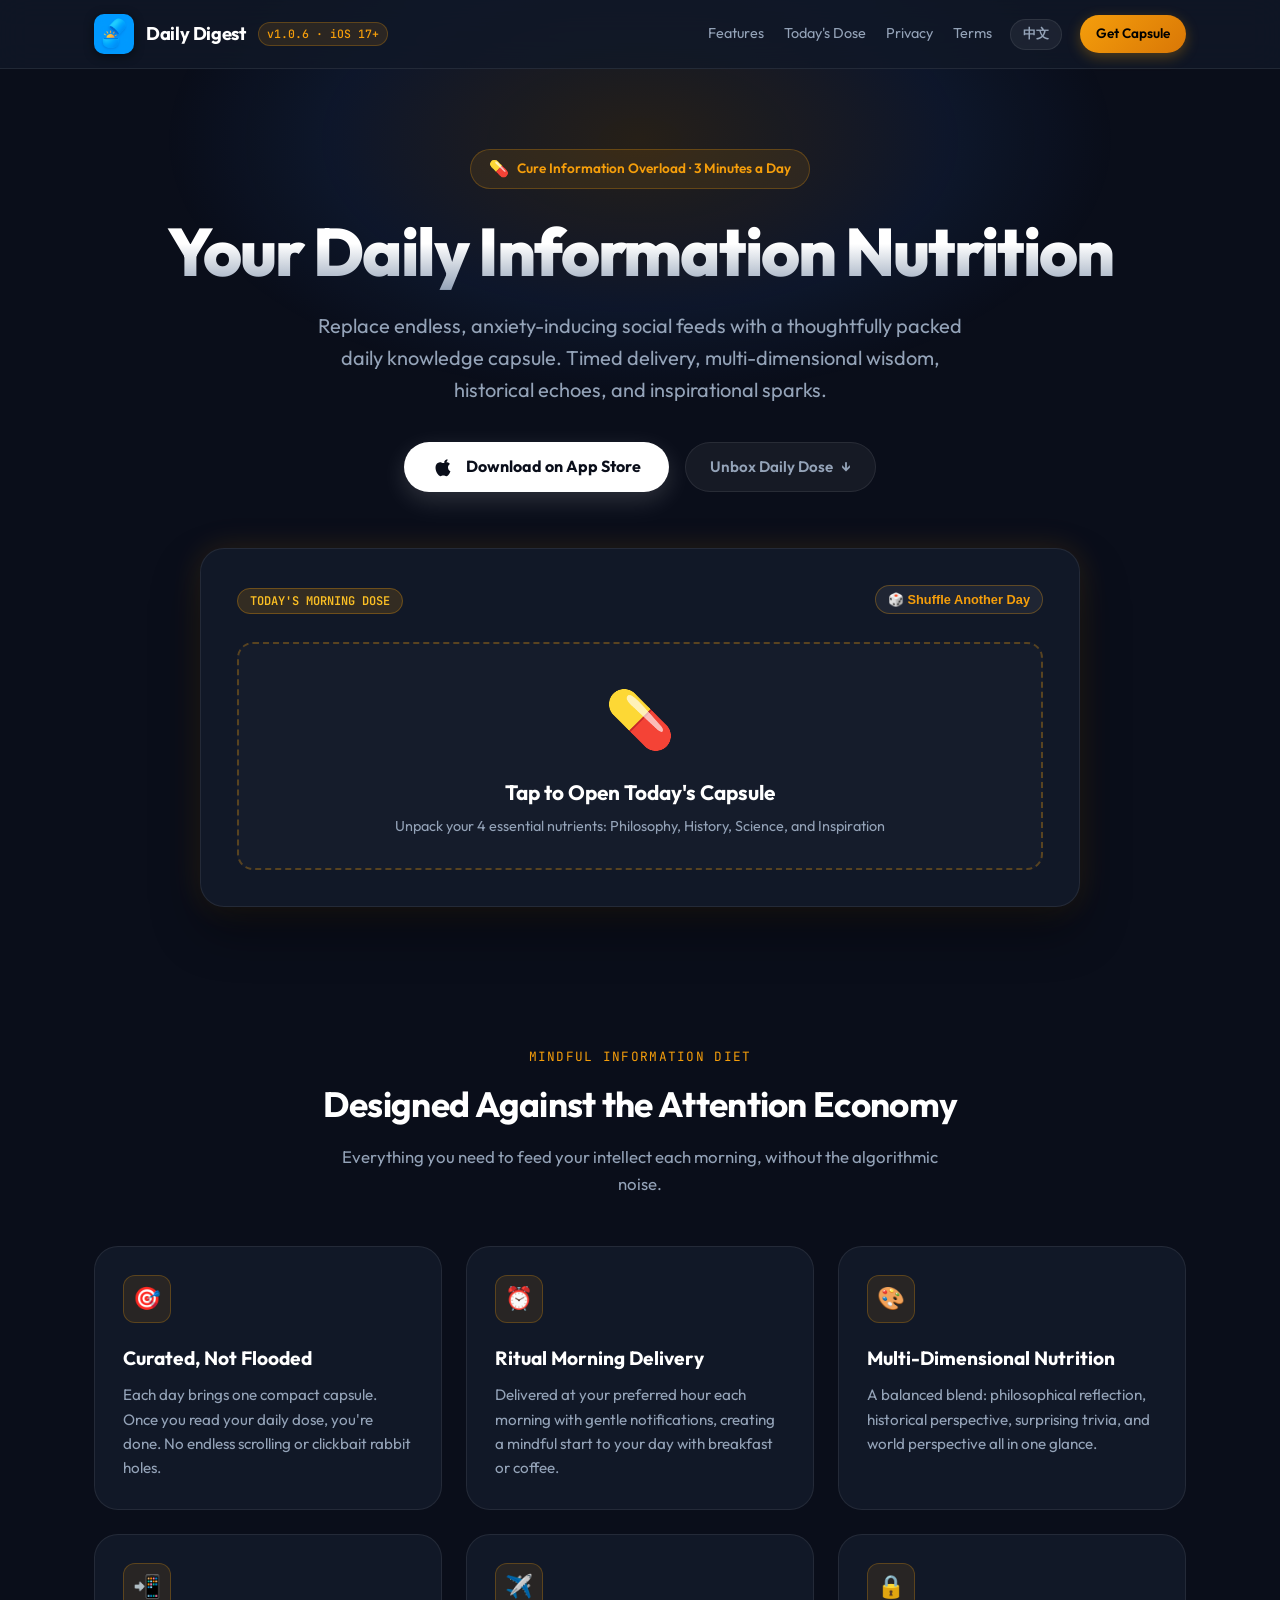
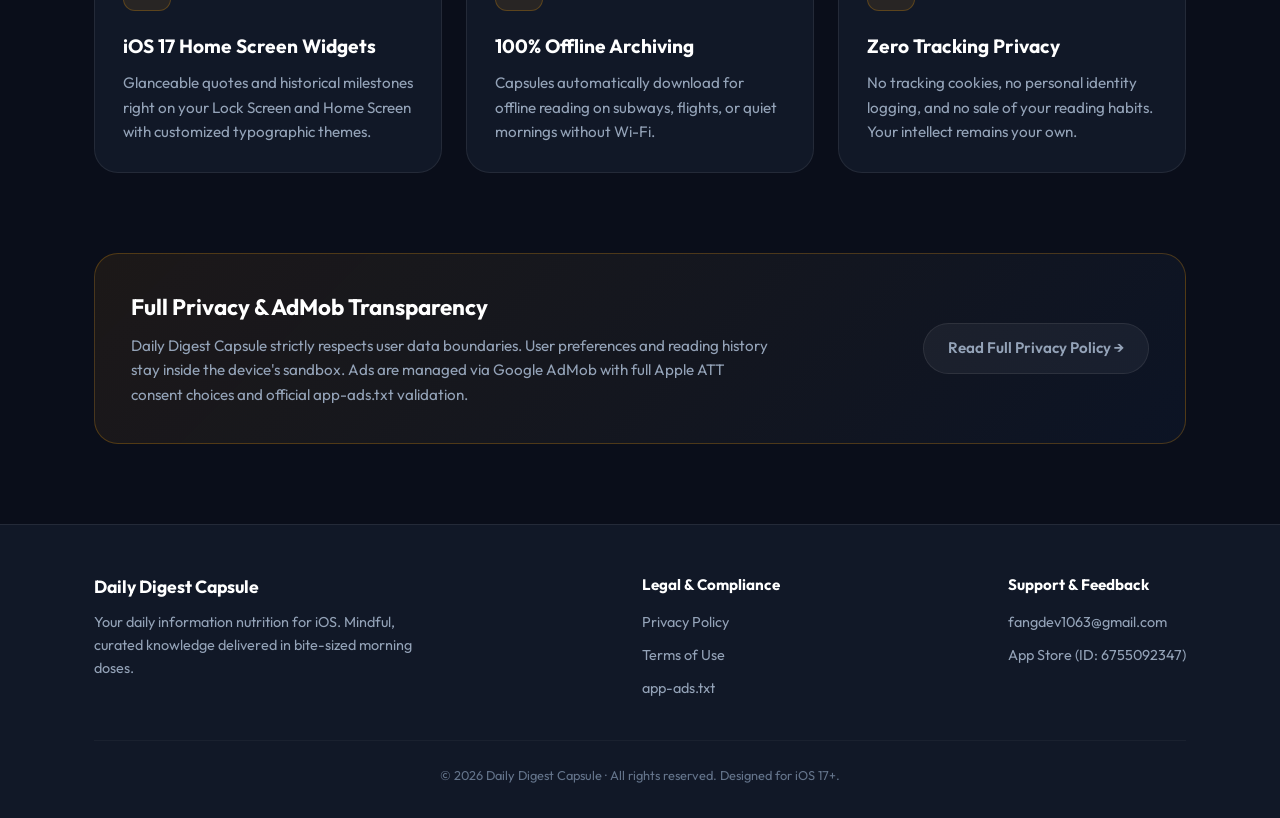
<file: index.html>
<!DOCTYPE html>
<html lang="en">
<head>
  <meta charset="UTF-8">
  <meta name="viewport" content="width=device-width, initial-scale=1.0">
  <title>Daily Digest Capsule - Your Daily Information Nutrition for iOS</title>
  <meta name="description" content="Daily Digest Capsule is your curated morning information dose. Combat information overload with bite-sized wisdom, history, facts, and insights. Built for iOS 17+.">
  <meta property="og:title" content="Daily Digest Capsule - Your Daily Information Nutrition">
  <meta property="og:description" content="Curated morning information dose. Bite-sized wisdom, history, facts, and insights.">
  <meta property="og:image" content="assets/app_icon.png">
  <meta name="twitter:card" content="summary">
  <link rel="icon" type="image/png" href="assets/app_icon.png">
  <link rel="stylesheet" href="index.css">
</head>
<body>
  <!-- Header -->
  <header>
    <div class="container nav-container">
      <div class="brand-badge">
        <img src="assets/app_icon.png" alt="Daily Digest Capsule Icon">
        <span class="brand-name">Daily Digest</span>
        <span class="version-pill">v1.0.6 · iOS 17+</span>
      </div>
      <div class="nav-right">
        <ul class="nav-links">
          <li><a href="#features" data-i18n="navFeatures">Features</a></li>
          <li><a href="#capsule-demo" data-i18n="navCapsule">Today's Dose</a></li>
          <li><a href="privacy.html" data-i18n="navPrivacy">Privacy</a></li>
          <li><a href="terms.html" data-i18n="navTerms">Terms</a></li>
        </ul>
        <button id="langToggle" class="lang-btn">中文</button>
        <a href="https://apps.apple.com/app/id6755092347" target="_blank" rel="noopener" class="cta-nav" data-i18n="ctaGetApp">Get Capsule</a>
      </div>
    </div>
  </header>

  <main>
    <!-- Hero Section -->
    <section class="hero">
      <div class="container">
        <div class="hero-pill">
          <span class="capsule-icon">💊</span>
          <span data-i18n="heroBadge">Cure Information Overload · 3 Minutes a Day</span>
        </div>
        <h1 class="hero-title" data-i18n="heroTitle">Your Daily Information Nutrition</h1>
        <p class="hero-subtitle" data-i18n="heroSubtitle">
          Replace endless, anxiety-inducing social feeds with a thoughtfully packed daily knowledge capsule. Timed delivery, multi-dimensional wisdom, historical echoes, and inspirational sparks.
        </p>
        <div class="hero-actions">
          <a href="https://apps.apple.com/app/id6755092347" target="_blank" rel="noopener" class="btn-appstore">
            <svg viewBox="0 0 24 24" fill="currentColor">
              <path d="M18.71 19.5c-.83 1.24-1.71 2.45-3.05 2.47-1.34.03-1.77-.79-3.29-.79-1.53 0-2 .77-3.27.82-1.31.05-2.3-1.32-3.14-2.53C4.25 17 2.94 12.45 4.7 9.39c.87-1.52 2.43-2.48 4.12-2.51 1.28-.02 2.5.87 3.29.87.78 0 2.26-1.07 3.81-.91.65.03 2.47.26 3.64 1.98-.09.06-2.17 1.28-2.15 3.81.03 3.02 2.65 4.03 2.68 4.04-.03.07-.42 1.44-1.38 2.83M15.97 6.37c.61-.75 1.04-1.8 0.92-2.87-.93.04-2.02.63-2.67 1.38-.56.65-1.07 1.71-.93 2.74 1.05.08 2.08-.54 2.68-1.25z"/>
            </svg>
            <span data-i18n="heroDownload">Download on App Store</span>
          </a>
          <a href="#capsule-demo" class="btn-secondary" data-i18n="heroExploreDemo">
            <span>Unbox Daily Dose</span> &darr;
          </a>
        </div>

        <!-- Interactive Capsule Unboxing Widget -->
        <div class="capsule-interactive-box" id="capsule-demo">
          <div class="capsule-box-header">
            <div>
              <span class="capsule-pill-tag" data-i18n="capsuleDateTag">TODAY'S MORNING DOSE</span>
            </div>
            <button id="btnShuffleCapsule" class="lang-btn" style="color: var(--accent-gold); border-color: rgba(245, 158, 11, 0.3);">
              🎲 <span data-i18n="btnShuffle">Shuffle Another Day</span>
            </button>
          </div>

          <div class="capsule-unbox-cta" id="unboxTrigger">
            <span class="capsule-visual">💊</span>
            <h3 style="font-size: 1.3rem; margin-bottom: 6px; color: #fff;" data-i18n="unboxTitle">Tap to Open Today's Capsule</h3>
            <p style="color: var(--text-secondary); font-size: 0.9rem;" data-i18n="unboxSubtitle">Unpack your 4 essential nutrients: Philosophy, History, Science, and Inspiration</p>
          </div>

          <div class="unbox-cards-grid" id="cardsGrid" style="display: none;">
            <div class="dose-card quote">
              <span class="dose-tag" data-i18n="doseQuoteTag">📜 DAILY PHILOSOPHY</span>
              <p class="dose-content" id="doseQuote">"Simplicity is the prerequisite for reliability."</p>
              <span class="dose-sub" id="doseAuthor">— Edsger W. Dijkstra</span>
            </div>
            <div class="dose-card history">
              <span class="dose-tag" data-i18n="doseHistoryTag">⏳ ON THIS DAY</span>
              <p class="dose-content" id="doseHistory">Voyager 1 was launched into space, carrying the Golden Record with sounds of Earth.</p>
              <span class="dose-sub">September 5, 1977</span>
            </div>
            <div class="dose-card fact">
              <span class="dose-tag" data-i18n="doseFactTag">💡 CURIOUS INSIGHT</span>
              <p class="dose-content" id="doseFact">Honey found in ancient Egyptian tombs over 3,000 years old is still completely edible.</p>
              <span class="dose-sub" data-i18n="doseFactSub">Natural Chemistry</span>
            </div>
            <div class="dose-card tech">
              <span class="dose-tag" data-i18n="doseTechTag">🚀 TECH HORIZON</span>
              <p class="dose-content" id="doseTech">Neural interface prototypes achieve 90 words-per-minute silent speech reconstruction.</p>
              <span class="dose-sub">Frontiers in AI</span>
            </div>
          </div>
        </div>
      </div>
    </section>

    <!-- Features Section -->
    <section id="features" class="features-section">
      <div class="container">
        <div class="section-heading">
          <span class="section-tag" data-i18n="featuresTag">MINDFUL INFORMATION DIET</span>
          <h2 class="section-title" data-i18n="featuresTitle">Designed Against the Attention Economy</h2>
          <p class="section-desc" data-i18n="featuresDesc">Everything you need to feed your intellect each morning, without the algorithmic noise.</p>
        </div>

        <div class="features-grid">
          <div class="feature-card">
            <div class="feature-icon-wrapper">🎯</div>
            <h3 data-i18n="feat1Title">Curated, Not Flooded</h3>
            <p data-i18n="feat1Desc">Each day brings one compact capsule. Once you read your daily dose, you're done. No endless scrolling or clickbait rabbit holes.</p>
          </div>
          <div class="feature-card">
            <div class="feature-icon-wrapper">⏰</div>
            <h3 data-i18n="feat2Title">Ritual Morning Delivery</h3>
            <p data-i18n="feat2Desc">Delivered at your preferred hour each morning with gentle notifications, creating a mindful start to your day with breakfast or coffee.</p>
          </div>
          <div class="feature-card">
            <div class="feature-icon-wrapper">🎨</div>
            <h3 data-i18n="feat3Title">Multi-Dimensional Nutrition</h3>
            <p data-i18n="feat3Desc">A balanced blend: philosophical reflection, historical perspective, surprising trivia, and world perspective all in one glance.</p>
          </div>
          <div class="feature-card">
            <div class="feature-icon-wrapper">📲</div>
            <h3 data-i18n="feat4Title">iOS 17 Home Screen Widgets</h3>
            <p data-i18n="feat4Desc">Glanceable quotes and historical milestones right on your Lock Screen and Home Screen with customized typographic themes.</p>
          </div>
          <div class="feature-card">
            <div class="feature-icon-wrapper">✈️</div>
            <h3 data-i18n="feat5Title">100% Offline Archiving</h3>
            <p data-i18n="feat5Desc">Capsules automatically download for offline reading on subways, flights, or quiet mornings without Wi-Fi.</p>
          </div>
          <div class="feature-card">
            <div class="feature-icon-wrapper">🔒</div>
            <h3 data-i18n="feat6Title">Zero Tracking Privacy</h3>
            <p data-i18n="feat6Desc">No tracking cookies, no personal identity logging, and no sale of your reading habits. Your intellect remains your own.</p>
          </div>
        </div>

        <!-- Privacy Banner -->
        <div class="privacy-banner">
          <div class="privacy-info">
            <h3 data-i18n="privBannerTitle">Full Privacy & AdMob Transparency</h3>
            <p data-i18n="privBannerDesc">
              Daily Digest Capsule strictly respects user data boundaries. User preferences and reading history stay inside the device's sandbox. Ads are managed via Google AdMob with full Apple ATT consent choices and official app-ads.txt validation.
            </p>
          </div>
          <a href="privacy.html" class="btn-secondary" data-i18n="privBannerBtn">Read Full Privacy Policy &rarr;</a>
        </div>
      </div>
    </section>
  </main>

  <!-- Footer -->
  <footer>
    <div class="container">
      <div class="footer-grid">
        <div class="footer-brand">
          <h4>Daily Digest Capsule</h4>
          <p data-i18n="footerTagline">Your daily information nutrition for iOS. Mindful, curated knowledge delivered in bite-sized morning doses.</p>
        </div>
        <div class="footer-links-col">
          <h5 data-i18n="footerLegal">Legal & Compliance</h5>
          <ul>
            <li><a href="privacy.html" data-i18n="navPrivacy">Privacy Policy</a></li>
            <li><a href="terms.html" data-i18n="navTerms">Terms of Use</a></li>
            <li><a href="app-ads.txt">app-ads.txt</a></li>
          </ul>
        </div>
        <div class="footer-links-col">
          <h5 data-i18n="footerSupport">Support & Feedback</h5>
          <ul>
            <li><a href="mailto:fangdev1063@gmail.com">fangdev1063@gmail.com</a></li>
            <li><a href="https://apps.apple.com/app/id6755092347" target="_blank" rel="noopener">App Store (ID: 6755092347)</a></li>
          </ul>
        </div>
      </div>
      <div class="footer-bottom">
        &copy; 2026 Daily Digest Capsule · All rights reserved. Designed for iOS 17+.
      </div>
    </div>
  </footer>

  <!-- Bilingual & Interactive Script -->
  <script>
    const i18n = {
      en: {
        navFeatures: "Features",
        navCapsule: "Today's Dose",
        navPrivacy: "Privacy",
        navTerms: "Terms",
        ctaGetApp: "Get Capsule",
        heroBadge: "Cure Information Overload · 3 Minutes a Day",
        heroTitle: "Your Daily Information Nutrition",
        heroSubtitle: "Replace endless, anxiety-inducing social feeds with a thoughtfully packed daily knowledge capsule. Timed delivery, multi-dimensional wisdom, historical echoes, and inspirational sparks.",
        heroDownload: "Download on App Store",
        heroExploreDemo: "Unbox Daily Dose",
        capsuleDateTag: "TODAY'S MORNING DOSE",
        btnShuffle: "Shuffle Another Day",
        unboxTitle: "Tap to Open Today's Capsule",
        unboxSubtitle: "Unpack your 4 essential nutrients: Philosophy, History, Science, and Inspiration",
        doseQuoteTag: "📜 DAILY PHILOSOPHY",
        doseHistoryTag: "⏳ ON THIS DAY",
        doseFactTag: "💡 CURIOUS INSIGHT",
        doseTechTag: "🚀 TECH HORIZON",
        doseFactSub: "Natural Chemistry",
        featuresTag: "MINDFUL INFORMATION DIET",
        featuresTitle: "Designed Against the Attention Economy",
        featuresDesc: "Everything you need to feed your intellect each morning, without the algorithmic noise.",
        feat1Title: "Curated, Not Flooded",
        feat1Desc: "Each day brings one compact capsule. Once you read your daily dose, you're done. No endless scrolling or clickbait rabbit holes.",
        feat2Title: "Ritual Morning Delivery",
        feat2Desc: "Delivered at your preferred hour each morning with gentle notifications, creating a mindful start to your day with breakfast or coffee.",
        feat3Title: "Multi-Dimensional Nutrition",
        feat3Desc: "A balanced blend: philosophical reflection, historical perspective, surprising trivia, and world perspective all in one glance.",
        feat4Title: "iOS 17 Home Screen Widgets",
        feat4Desc: "Glanceable quotes and historical milestones right on your Lock Screen and Home Screen with customized typographic themes.",
        feat5Title: "100% Offline Archiving",
        feat5Desc: "Capsules automatically download for offline reading on subways, flights, or quiet mornings without Wi-Fi.",
        feat6Title: "Zero Tracking Privacy",
        feat6Desc: "No tracking cookies, no personal identity logging, and no sale of your reading habits. Your intellect remains your own.",
        privBannerTitle: "Full Privacy & AdMob Transparency",
        privBannerDesc: "Daily Digest Capsule strictly respects user data boundaries. User preferences and reading history stay inside the device's sandbox. Ads are managed via Google AdMob with full Apple ATT consent choices and official app-ads.txt validation.",
        privBannerBtn: "Read Full Privacy Policy →",
        footerTagline: "Your daily information nutrition for iOS. Mindful, curated knowledge delivered in bite-sized morning doses.",
        footerLegal: "Legal & Compliance",
        footerSupport: "Support & Feedback"
      },
      zh: {
        navFeatures: "核心特色",
        navCapsule: "今日胶囊",
        navPrivacy: "隐私政策",
        navTerms: "服务条款",
        ctaGetApp: "获取胶囊",
        heroBadge: "对抗信息过载 · 每天 3 分钟信息营养剂",
        heroTitle: "你的每日信息营养胶囊",
        heroSubtitle: "告别焦虑无休止的算法信息流，用一颗精选知识胶囊唤醒晨光。固定定时送达、人文哲学、历史回响与前沿新知，构筑从容的心智仪式感。",
        heroDownload: "前往 App Store 下载",
        heroExploreDemo: "拆开今日胶囊",
        capsuleDateTag: "今日晨光营养剂量",
        btnShuffle: "换一颗新胶囊",
        unboxTitle: "轻触拆开今日胶囊",
        unboxSubtitle: "启封 4 大心智养分：哲学箴言、历史这一天、冷知识与科技远景",
        doseQuoteTag: "📜 每日心智箴言",
        doseHistoryTag: "⏳ 历史上的今天",
        doseFactTag: "💡 万物好奇心",
        doseTechTag: "🚀 科技新视界",
        doseFactSub: "自然与化学",
        featuresTag: "告别垃圾信息饲喂",
        featuresTitle: "专为对抗注意力掠夺而生",
        featuresDesc: "每天只提供刚刚好的一捧精神食粮，读完即可心满意足开始一天，不再迷失在算法废墟中。",
        feat1Title: "精选收束 · 绝不过载",
        feat1Desc: "每天仅精炼生成一颗营养胶囊。读完即止，没有无尽的信息流诱导，帮助用户彻底戒断碎片信息焦虑。",
        feat2Title: "定时送达 · 仪式阅读",
        feat2Desc: "支持定制清晨提醒时间，伴随咖啡香气与第一缕晨光，用 3 分钟开启充满充实感的每日早起仪式。",
        feat3Title: "多维配比 · 均衡滋养",
        feat3Desc: "巧妙融合哲学金句、历史里程碑、好奇冷门常识与科学微刊，多角度拓宽认知视野。",
        feat4Title: "iOS 17 原生桌面组件",
        feat4Desc: "支持灵动锁屏组件与优雅的主屏幕小组件，轻抬手腕即可在 Apple 级排版中汲取当日灵感。",
        feat5Title: "全离线自动归档",
        feat5Desc: "每日胶囊自动缓存至本地沙盒，在早高峰地铁、飞行模式或弱网环境下随时畅读，并支持日历按月回溯。",
        feat6Title: "零追踪 · 本地守护",
        feat6Desc: "无须注册账号，不追踪用户阅读习惯与偏好画像。你的精神摄入与个人隐私完全属于自己。",
        privBannerTitle: "严苛遵守隐私与 AdMob 合规",
        privBannerDesc: "Daily Digest Capsule 坚持本地化数据架构，阅读收藏与历史均保存在本设备沙盒。集成 Google AdMob 并完全遵守苹果 ATT 授权协议与 app-ads.txt 官方验证。",
        privBannerBtn: "查阅完整隐私政策 →",
        footerTagline: "专为 iOS 打造的晨间心智营养胶囊，用精选与克制战胜信息过载。",
        footerLegal: "合规政策",
        footerSupport: "技术支持与联络"
      }
    };

    let currentLang = 'en';
    const langBtn = document.getElementById('langToggle');

    function updateLanguage(lang) {
      currentLang = lang;
      langBtn.textContent = lang === 'en' ? '中文' : 'English';
      document.querySelectorAll('[data-i18n]').forEach(el => {
        const key = el.getAttribute('data-i18n');
        if (i18n[lang] && i18n[lang][key]) {
          el.textContent = i18n[lang][key];
        }
      });
      document.documentElement.lang = lang === 'zh' ? 'zh-CN' : 'en';
    }

    langBtn.addEventListener('click', () => {
      updateLanguage(currentLang === 'en' ? 'zh' : 'en');
    });

    // Capsule Samples Database
    const capsules = [
      {
        quoteEn: '"Simplicity is the prerequisite for reliability."',
        quoteZh: '“简单性是可靠性的先决条件。”',
        author: 'Edsger W. Dijkstra',
        histEn: 'Voyager 1 was launched into space, carrying the Golden Record.',
        histZh: '旅行者1号探测器发射升空，携带着记录人类文明之声的镀金唱片。',
        factEn: 'Honey found in ancient Egyptian tombs over 3,000 years old is still edible.',
        factZh: '古埃及法老墓中出土的3000年前蜂蜜至今仍未变质且可食用。',
        techEn: 'Neural interface prototypes achieve 90 WPM silent speech reconstruction.',
        techZh: '最新脑机接口原型实现每分钟90词的静默语音意念重建。'
      },
      {
        quoteEn: '"The only true wisdom is in knowing you know nothing."',
        quoteZh: '“真正的智慧，在于知晓自己的无知。”',
        author: 'Socrates',
        histEn: 'The first international telegraph message was transmitted across the Atlantic.',
        histZh: '第一封横跨大西洋的国际海底电报成功完成传送。',
        factEn: 'A cloud can weigh more than a million pounds despite floating freely.',
        factZh: '一朵看似轻飘飘的典型积云，其实际含水重量超过500吨。',
        techEn: 'Perovskite tandem solar cells surpass 34% lab conversion efficiency.',
        techZh: '钙钛矿叠层太阳能电池实验室光电转化效率突破 34%。'
      }
    ];

    let currentCapsuleIdx = 0;
    const unboxTrigger = document.getElementById('unboxTrigger');
    const cardsGrid = document.getElementById('cardsGrid');
    const btnShuffle = document.getElementById('btnShuffleCapsule');

    let audioCtx = null;
    function playChime() {
      try {
        if (!audioCtx) audioCtx = new (window.AudioContext || window.webkitAudioContext)();
        if (audioCtx.state === 'suspended') audioCtx.resume();
        const osc = audioCtx.createOscillator();
        const gain = audioCtx.createGain();
        osc.connect(gain);
        gain.connect(audioCtx.destination);
        osc.type = 'sine';
        osc.frequency.setValueAtTime(523.25, audioCtx.currentTime); // C5
        osc.frequency.setValueAtTime(659.25, audioCtx.currentTime + 0.1); // E5
        osc.frequency.setValueAtTime(783.99, audioCtx.currentTime + 0.2); // G5
        gain.gain.setValueAtTime(0.01, audioCtx.currentTime);
        gain.gain.linearRampToValueAtTime(0.15, audioCtx.currentTime + 0.15);
        gain.gain.exponentialRampToValueAtTime(0.001, audioCtx.currentTime + 0.6);
        osc.start();
        osc.stop(audioCtx.currentTime + 0.65);
      } catch (e) {}
    }

    function renderCapsule(idx) {
      const c = capsules[idx];
      document.getElementById('doseQuote').textContent = currentLang === 'zh' ? c.quoteZh : c.quoteEn;
      document.getElementById('doseAuthor').textContent = `— ${c.author}`;
      document.getElementById('doseHistory').textContent = currentLang === 'zh' ? c.histZh : c.histEn;
      document.getElementById('doseFact').textContent = currentLang === 'zh' ? c.factZh : c.factEn;
      document.getElementById('doseTech').textContent = currentLang === 'zh' ? c.techZh : c.techEn;
    }

    unboxTrigger.addEventListener('click', () => {
      playChime();
      unboxTrigger.style.display = 'none';
      cardsGrid.style.display = 'grid';
      renderCapsule(currentCapsuleIdx);
    });

    btnShuffle.addEventListener('click', () => {
      playChime();
      currentCapsuleIdx = (currentCapsuleIdx + 1) % capsules.length;
      unboxTrigger.style.display = 'none';
      cardsGrid.style.display = 'grid';
      renderCapsule(currentCapsuleIdx);
    });
  </script>
</body>
</html>
</file>
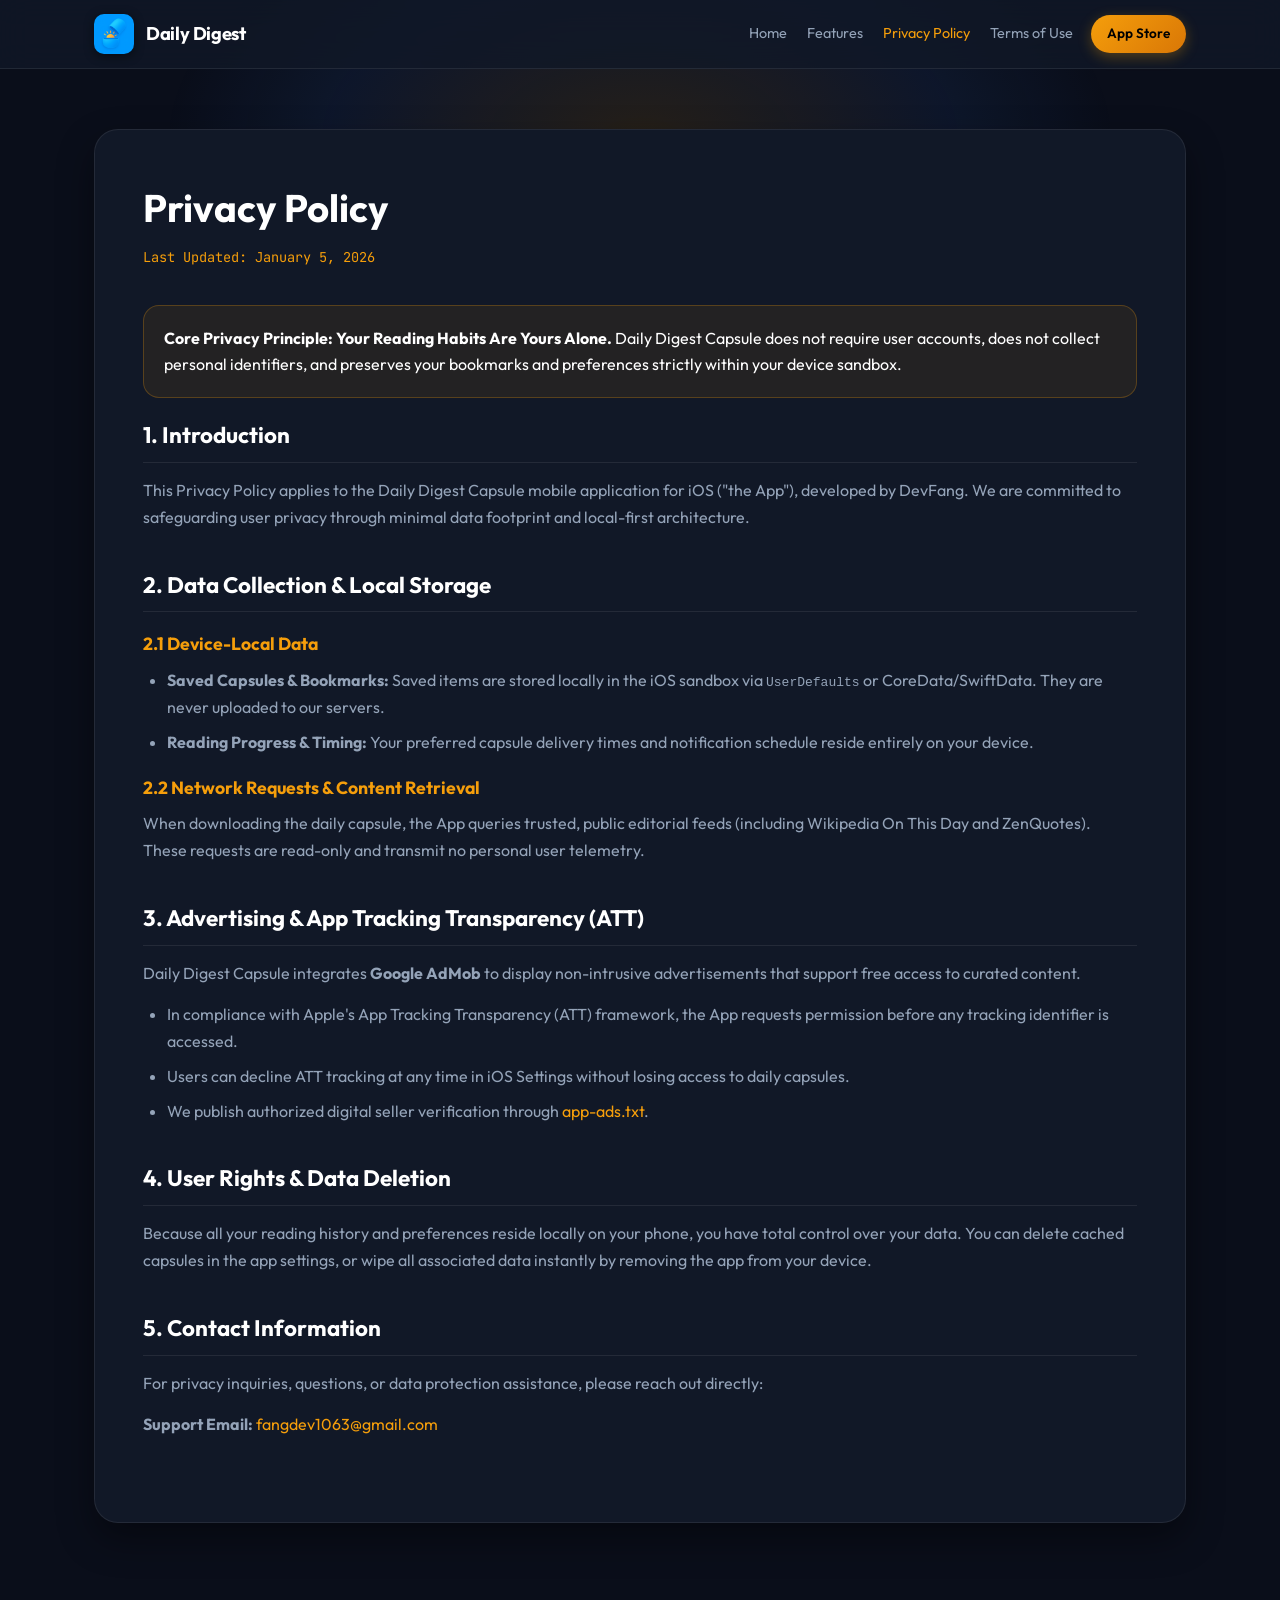
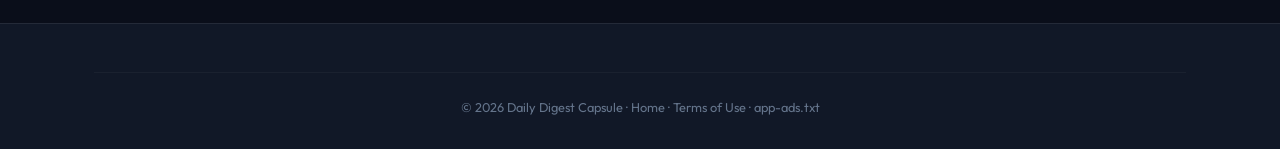
<file: privacy.html>
<!DOCTYPE html>
<html lang="en">
<head>
  <meta charset="UTF-8">
  <meta name="viewport" content="width=device-width, initial-scale=1.0">
  <title>Privacy Policy - Daily Digest Capsule</title>
  <meta name="description" content="Privacy commitment, data storage rules, and advertising compliance for Daily Digest Capsule iOS app.">
  <link rel="icon" type="image/png" href="assets/app_icon.png">
  <link rel="stylesheet" href="index.css">
  <style>
    .legal-page { padding: 60px 0 100px; }
    .legal-card {
      background: var(--bg-surface);
      border: 1px solid var(--border-subtle);
      border-radius: var(--radius-lg);
      padding: clamp(24px, 5vw, 48px);
      box-shadow: 0 16px 36px rgba(0, 0, 0, 0.4);
    }
    .legal-card h1 { font-size: 2.4rem; margin-bottom: 8px; color: #fff; }
    .legal-date {
      font-family: var(--font-mono);
      font-size: 0.85rem;
      color: var(--accent-gold);
      margin-bottom: 36px;
      display: block;
    }
    .legal-section { margin-bottom: 36px; }
    .legal-section h2 {
      font-size: 1.4rem;
      color: #fff;
      margin-bottom: 14px;
      border-bottom: 1px solid var(--border-subtle);
      padding-bottom: 8px;
    }
    .legal-section h3 {
      font-size: 1.1rem;
      color: var(--accent-gold);
      margin: 18px 0 8px;
    }
    .legal-section p, .legal-section ul {
      color: var(--text-secondary);
      margin-bottom: 14px;
      line-height: 1.7;
    }
    .legal-section ul { margin-left: 24px; }
    .legal-section li { margin-bottom: 8px; }
    .highlight-box {
      background: rgba(245, 158, 11, 0.08);
      border: 1px solid rgba(245, 158, 11, 0.25);
      border-radius: var(--radius-md);
      padding: 20px;
      margin: 20px 0;
      color: #fff;
    }
  </style>
</head>
<body>
  <header>
    <div class="container nav-container">
      <div class="brand-badge">
        <a href="index.html" style="display: flex; align-items: center; gap: 12px;">
          <img src="assets/app_icon.png" alt="Daily Digest Capsule Icon">
          <span class="brand-name">Daily Digest</span>
        </a>
      </div>
      <div class="nav-right">
        <ul class="nav-links">
          <li><a href="index.html">Home</a></li>
          <li><a href="index.html#features">Features</a></li>
          <li><a href="privacy.html" style="color: var(--accent-gold);">Privacy Policy</a></li>
          <li><a href="terms.html">Terms of Use</a></li>
        </ul>
        <a href="https://apps.apple.com/app/id6755092347" target="_blank" rel="noopener" class="cta-nav">App Store</a>
      </div>
    </div>
  </header>

  <main class="legal-page">
    <div class="container">
      <div class="legal-card">
        <h1>Privacy Policy</h1>
        <span class="legal-date">Last Updated: January 5, 2026</span>

        <div class="highlight-box">
          <strong>Core Privacy Principle: Your Reading Habits Are Yours Alone.</strong>
          Daily Digest Capsule does not require user accounts, does not collect personal identifiers, and preserves your bookmarks and preferences strictly within your device sandbox.
        </div>

        <section class="legal-section">
          <h2>1. Introduction</h2>
          <p>
            This Privacy Policy applies to the Daily Digest Capsule mobile application for iOS ("the App"), developed by DevFang. We are committed to safeguarding user privacy through minimal data footprint and local-first architecture.
          </p>
        </section>

        <section class="legal-section">
          <h2>2. Data Collection & Local Storage</h2>
          <h3>2.1 Device-Local Data</h3>
          <ul>
            <li><strong>Saved Capsules & Bookmarks:</strong> Saved items are stored locally in the iOS sandbox via <code>UserDefaults</code> or CoreData/SwiftData. They are never uploaded to our servers.</li>
            <li><strong>Reading Progress & Timing:</strong> Your preferred capsule delivery times and notification schedule reside entirely on your device.</li>
          </ul>

          <h3>2.2 Network Requests & Content Retrieval</h3>
          <p>
            When downloading the daily capsule, the App queries trusted, public editorial feeds (including Wikipedia On This Day and ZenQuotes). These requests are read-only and transmit no personal user telemetry.
          </p>
        </section>

        <section class="legal-section">
          <h2>3. Advertising & App Tracking Transparency (ATT)</h2>
          <p>
            Daily Digest Capsule integrates <strong>Google AdMob</strong> to display non-intrusive advertisements that support free access to curated content.
          </p>
          <ul>
            <li>In compliance with Apple's App Tracking Transparency (ATT) framework, the App requests permission before any tracking identifier is accessed.</li>
            <li>Users can decline ATT tracking at any time in iOS Settings without losing access to daily capsules.</li>
            <li>We publish authorized digital seller verification through <a href="app-ads.txt" style="color: var(--accent-gold);">app-ads.txt</a>.</li>
          </ul>
        </section>

        <section class="legal-section">
          <h2>4. User Rights & Data Deletion</h2>
          <p>
            Because all your reading history and preferences reside locally on your phone, you have total control over your data. You can delete cached capsules in the app settings, or wipe all associated data instantly by removing the app from your device.
          </p>
        </section>

        <section class="legal-section">
          <h2>5. Contact Information</h2>
          <p>
            For privacy inquiries, questions, or data protection assistance, please reach out directly:
          </p>
          <p>
            <strong>Support Email:</strong> <a href="mailto:fangdev1063@gmail.com" style="color: var(--accent-gold);">fangdev1063@gmail.com</a>
          </p>
        </section>
      </div>
    </div>
  </main>

  <footer>
    <div class="container">
      <div class="footer-bottom">
        &copy; 2026 Daily Digest Capsule · <a href="index.html">Home</a> · <a href="terms.html">Terms of Use</a> · <a href="app-ads.txt">app-ads.txt</a>
      </div>
    </div>
  </footer>
</body>
</html>
</file>
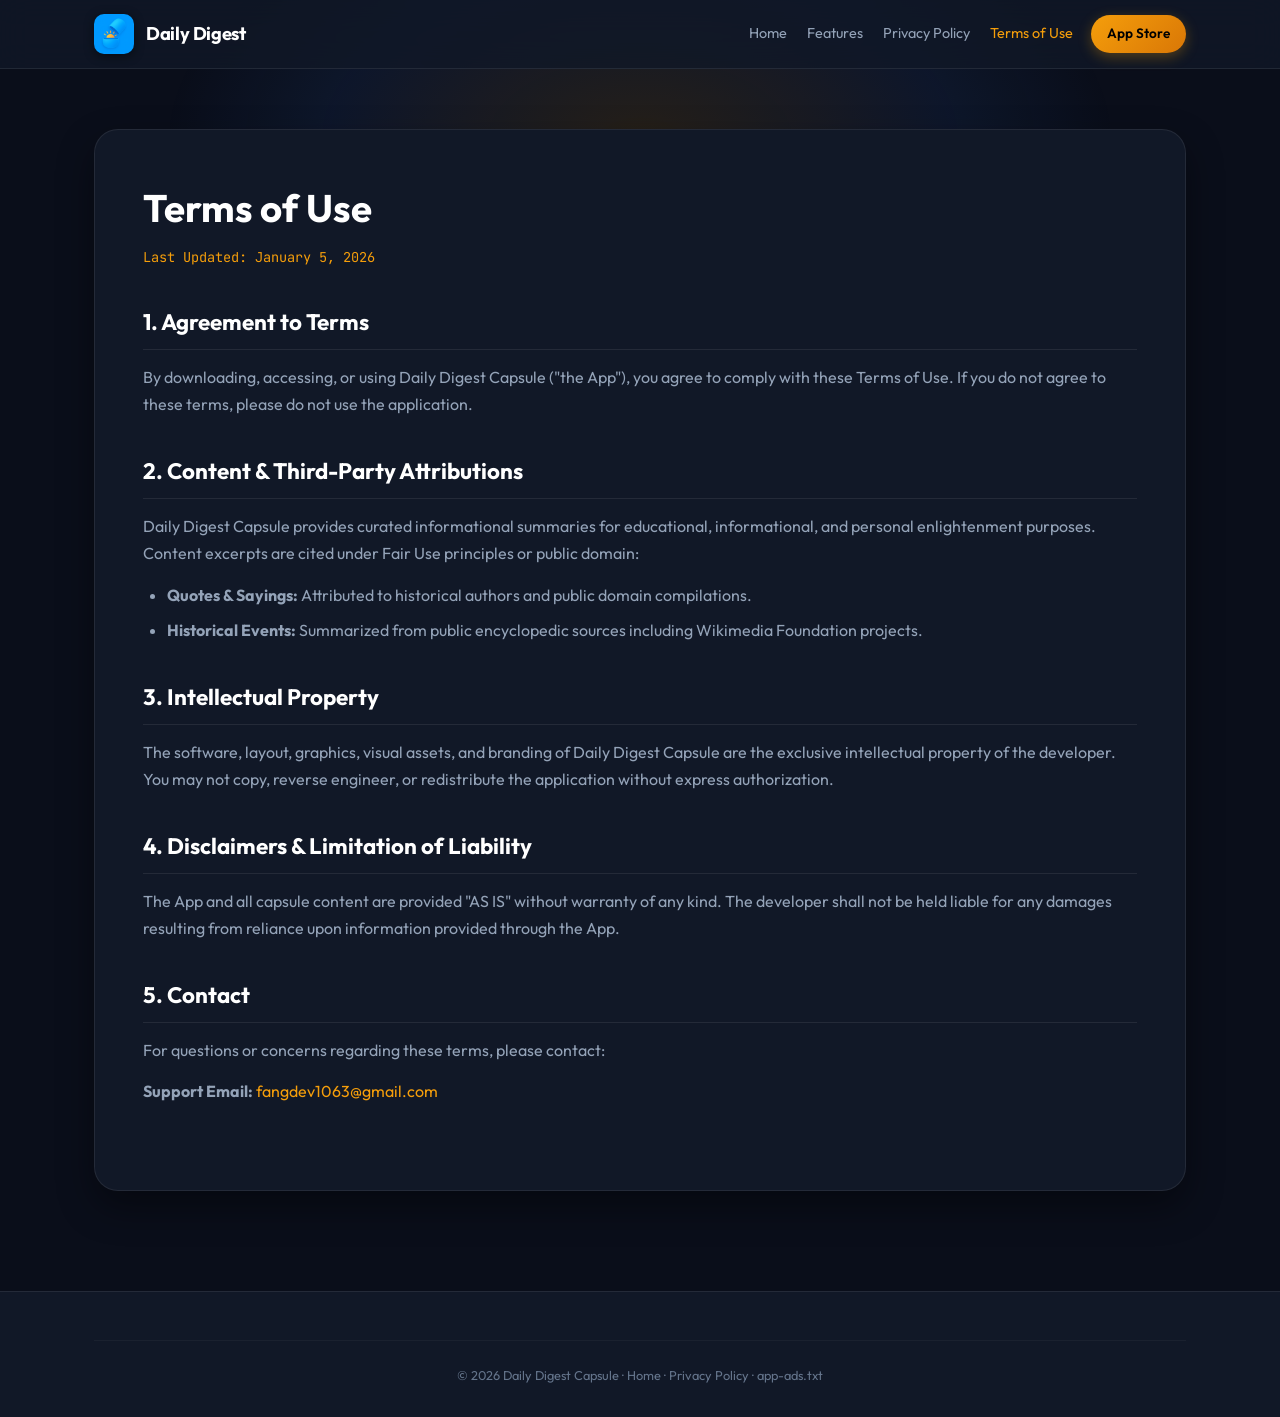
<file: terms.html>
<!DOCTYPE html>
<html lang="en">
<head>
  <meta charset="UTF-8">
  <meta name="viewport" content="width=device-width, initial-scale=1.0">
  <title>Terms of Use - Daily Digest Capsule</title>
  <meta name="description" content="Terms of Use and Content Attribution for Daily Digest Capsule iOS app.">
  <link rel="icon" type="image/png" href="assets/app_icon.png">
  <link rel="stylesheet" href="index.css">
  <style>
    .legal-page { padding: 60px 0 100px; }
    .legal-card {
      background: var(--bg-surface);
      border: 1px solid var(--border-subtle);
      border-radius: var(--radius-lg);
      padding: clamp(24px, 5vw, 48px);
      box-shadow: 0 16px 36px rgba(0, 0, 0, 0.4);
    }
    .legal-card h1 { font-size: 2.4rem; margin-bottom: 8px; color: #fff; }
    .legal-date {
      font-family: var(--font-mono);
      font-size: 0.85rem;
      color: var(--accent-gold);
      margin-bottom: 36px;
      display: block;
    }
    .legal-section { margin-bottom: 36px; }
    .legal-section h2 {
      font-size: 1.4rem;
      color: #fff;
      margin-bottom: 14px;
      border-bottom: 1px solid var(--border-subtle);
      padding-bottom: 8px;
    }
    .legal-section p, .legal-section ul {
      color: var(--text-secondary);
      margin-bottom: 14px;
      line-height: 1.7;
    }
    .legal-section ul { margin-left: 24px; }
    .legal-section li { margin-bottom: 8px; }
  </style>
</head>
<body>
  <header>
    <div class="container nav-container">
      <div class="brand-badge">
        <a href="index.html" style="display: flex; align-items: center; gap: 12px;">
          <img src="assets/app_icon.png" alt="Daily Digest Capsule Icon">
          <span class="brand-name">Daily Digest</span>
        </a>
      </div>
      <div class="nav-right">
        <ul class="nav-links">
          <li><a href="index.html">Home</a></li>
          <li><a href="index.html#features">Features</a></li>
          <li><a href="privacy.html">Privacy Policy</a></li>
          <li><a href="terms.html" style="color: var(--accent-gold);">Terms of Use</a></li>
        </ul>
        <a href="https://apps.apple.com/app/id6755092347" target="_blank" rel="noopener" class="cta-nav">App Store</a>
      </div>
    </div>
  </header>

  <main class="legal-page">
    <div class="container">
      <div class="legal-card">
        <h1>Terms of Use</h1>
        <span class="legal-date">Last Updated: January 5, 2026</span>

        <section class="legal-section">
          <h2>1. Agreement to Terms</h2>
          <p>
            By downloading, accessing, or using Daily Digest Capsule ("the App"), you agree to comply with these Terms of Use. If you do not agree to these terms, please do not use the application.
          </p>
        </section>

        <section class="legal-section">
          <h2>2. Content & Third-Party Attributions</h2>
          <p>
            Daily Digest Capsule provides curated informational summaries for educational, informational, and personal enlightenment purposes. Content excerpts are cited under Fair Use principles or public domain:
          </p>
          <ul>
            <li><strong>Quotes & Sayings:</strong> Attributed to historical authors and public domain compilations.</li>
            <li><strong>Historical Events:</strong> Summarized from public encyclopedic sources including Wikimedia Foundation projects.</li>
          </ul>
        </section>

        <section class="legal-section">
          <h2>3. Intellectual Property</h2>
          <p>
            The software, layout, graphics, visual assets, and branding of Daily Digest Capsule are the exclusive intellectual property of the developer. You may not copy, reverse engineer, or redistribute the application without express authorization.
          </p>
        </section>

        <section class="legal-section">
          <h2>4. Disclaimers & Limitation of Liability</h2>
          <p>
            The App and all capsule content are provided "AS IS" without warranty of any kind. The developer shall not be held liable for any damages resulting from reliance upon information provided through the App.
          </p>
        </section>

        <section class="legal-section">
          <h2>5. Contact</h2>
          <p>
            For questions or concerns regarding these terms, please contact:
          </p>
          <p>
            <strong>Support Email:</strong> <a href="mailto:fangdev1063@gmail.com" style="color: var(--accent-gold);">fangdev1063@gmail.com</a>
          </p>
        </section>
      </div>
    </div>
  </main>

  <footer>
    <div class="container">
      <div class="footer-bottom">
        &copy; 2026 Daily Digest Capsule · <a href="index.html">Home</a> · <a href="privacy.html">Privacy Policy</a> · <a href="app-ads.txt">app-ads.txt</a>
      </div>
    </div>
  </footer>
</body>
</html>
</file>
<file: index.css>
@import url('https://fonts.googleapis.com/css2?family=Fraunces:ital,opsz,wght@0,9..144,400;0,9..144,600;0,9..144,700;1,9..144,400&family=Outfit:wght@300;400;500;600;700;800&family=JetBrains+Mono:wght@400;500;600&display=swap');

:root {
  --bg-base: #0a0e1a;
  --bg-surface: #111827;
  --bg-surface-elevated: #1e293b;
  --bg-glass: rgba(17, 24, 39, 0.8);
  --border-subtle: rgba(255, 255, 255, 0.08);
  --border-glow: rgba(245, 158, 11, 0.35);

  --text-primary: #f8fafc;
  --text-secondary: #94a3b8;
  --text-muted: #64748b;

  --accent-gold: #f59e0b;
  --accent-amber: #fbbf24;
  --accent-blue: #3b82f6;
  --accent-purple: #8b5cf6;
  --accent-emerald: #10b981;
  --accent-rose: #f43f5e;

  --radius-sm: 8px;
  --radius-md: 16px;
  --radius-lg: 24px;
  --radius-full: 9999px;

  --font-main: 'Outfit', -apple-system, BlinkMacSystemFont, sans-serif;
  --font-serif: 'Fraunces', Georgia, serif;
  --font-mono: 'JetBrains Mono', monospace;

  --transition-smooth: all 0.25s cubic-bezier(0.16, 1, 0.3, 1);
}

* {
  box-sizing: border-box;
  margin: 0;
  padding: 0;
}

body {
  font-family: var(--font-main);
  background-color: var(--bg-base);
  color: var(--text-primary);
  line-height: 1.6;
  -webkit-font-smoothing: antialiased;
  overflow-x: hidden;
  position: relative;
}

/* Background Atmosphere Glow */
body::before {
  content: '';
  position: fixed;
  top: -120px;
  left: 50%;
  transform: translateX(-50%);
  width: 960px;
  height: 520px;
  background: radial-gradient(ellipse at center, rgba(245, 158, 11, 0.12) 0%, rgba(59, 130, 246, 0.08) 45%, transparent 70%);
  pointer-events: none;
  z-index: 0;
}

a {
  color: inherit;
  text-decoration: none;
}

.container {
  max-width: 1140px;
  margin: 0 auto;
  padding: 0 24px;
  position: relative;
  z-index: 1;
}

/* Sticky Header */
header {
  position: sticky;
  top: 0;
  z-index: 100;
  backdrop-filter: blur(16px);
  -webkit-backdrop-filter: blur(16px);
  background: var(--bg-glass);
  border-bottom: 1px solid var(--border-subtle);
  padding: 14px 0;
}

.nav-container {
  display: flex;
  align-items: center;
  justify-content: space-between;
}

.brand-badge {
  display: flex;
  align-items: center;
  gap: 12px;
}

.brand-badge img {
  width: 40px;
  height: 40px;
  border-radius: 10px;
  box-shadow: 0 2px 10px rgba(0, 0, 0, 0.5);
}

.brand-name {
  font-size: 1.15rem;
  font-weight: 700;
  letter-spacing: -0.02em;
  color: #fff;
}

.version-pill {
  font-family: var(--font-mono);
  font-size: 0.72rem;
  padding: 2px 8px;
  background: rgba(245, 158, 11, 0.12);
  border: 1px solid rgba(245, 158, 11, 0.25);
  color: var(--accent-gold);
  border-radius: var(--radius-full);
  font-weight: 500;
}

.nav-right {
  display: flex;
  align-items: center;
  gap: 18px;
}

.nav-links {
  display: flex;
  gap: 20px;
  list-style: none;
  font-size: 0.9rem;
  color: var(--text-secondary);
}

.nav-links a:hover {
  color: #fff;
}

.lang-btn {
  background: rgba(255, 255, 255, 0.06);
  border: 1px solid var(--border-subtle);
  color: var(--text-secondary);
  padding: 6px 12px;
  font-size: 0.8rem;
  border-radius: var(--radius-full);
  cursor: pointer;
  font-weight: 600;
  transition: var(--transition-smooth);
}

.lang-btn:hover {
  color: #fff;
  border-color: rgba(255, 255, 255, 0.2);
  background: rgba(255, 255, 255, 0.1);
}

.cta-nav {
  padding: 8px 16px;
  font-size: 0.85rem;
  font-weight: 600;
  background: linear-gradient(135deg, var(--accent-gold), #d97706);
  color: #000;
  border-radius: var(--radius-full);
  display: inline-flex;
  align-items: center;
  gap: 6px;
  box-shadow: 0 4px 14px rgba(245, 158, 11, 0.3);
  transition: var(--transition-smooth);
}

.cta-nav:hover {
  transform: translateY(-1px);
  box-shadow: 0 6px 20px rgba(245, 158, 11, 0.45);
}

/* Hero Section */
.hero {
  padding: 80px 0 60px;
  text-align: center;
}

.hero-pill {
  display: inline-flex;
  align-items: center;
  gap: 8px;
  padding: 6px 18px;
  background: rgba(245, 158, 11, 0.1);
  border: 1px solid rgba(245, 158, 11, 0.25);
  color: var(--accent-gold);
  border-radius: var(--radius-full);
  font-size: 0.85rem;
  font-weight: 600;
  margin-bottom: 24px;
}

.hero-pill .capsule-icon {
  font-size: 1rem;
}

.hero-title {
  font-size: clamp(2.4rem, 5.5vw, 4.2rem);
  font-weight: 800;
  line-height: 1.15;
  letter-spacing: -0.03em;
  margin-bottom: 20px;
  background: linear-gradient(180deg, #ffffff 40%, #94a3b8 100%);
  -webkit-background-clip: text;
  -webkit-text-fill-color: transparent;
}

.hero-subtitle {
  font-size: 1.25rem;
  color: var(--text-secondary);
  max-width: 680px;
  margin: 0 auto 36px;
  font-weight: 400;
}

.hero-actions {
  display: flex;
  justify-content: center;
  align-items: center;
  gap: 16px;
  flex-wrap: wrap;
  margin-bottom: 56px;
}

.btn-appstore {
  display: inline-flex;
  align-items: center;
  gap: 12px;
  padding: 12px 28px;
  background: #ffffff;
  color: #0a0e1a;
  border-radius: var(--radius-full);
  font-weight: 700;
  font-size: 1rem;
  box-shadow: 0 8px 24px rgba(255, 255, 255, 0.15);
  transition: var(--transition-smooth);
}

.btn-appstore:hover {
  transform: translateY(-2px);
  box-shadow: 0 12px 30px rgba(255, 255, 255, 0.25);
  background: #f1f5f9;
}

.btn-appstore svg {
  width: 22px;
  height: 22px;
}

.btn-secondary {
  display: inline-flex;
  align-items: center;
  gap: 8px;
  padding: 12px 24px;
  background: rgba(255, 255, 255, 0.05);
  border: 1px solid var(--border-subtle);
  color: var(--text-secondary);
  border-radius: var(--radius-full);
  font-weight: 600;
  font-size: 0.95rem;
  transition: var(--transition-smooth);
}

.btn-secondary:hover {
  background: rgba(255, 255, 255, 0.09);
  color: #fff;
}

/* Interactive Capsule Unboxing Widget */
.capsule-interactive-box {
  background: var(--bg-surface);
  border: 1px solid var(--border-subtle);
  border-radius: var(--radius-lg);
  padding: 36px;
  box-shadow: 0 24px 48px rgba(0, 0, 0, 0.4), 0 0 32px rgba(245, 158, 11, 0.15);
  max-width: 880px;
  margin: 0 auto 80px;
  text-align: left;
}

.capsule-box-header {
  display: flex;
  justify-content: space-between;
  align-items: center;
  margin-bottom: 28px;
  flex-wrap: wrap;
  gap: 12px;
}

.capsule-pill-tag {
  font-family: var(--font-mono);
  font-size: 0.75rem;
  padding: 4px 12px;
  border-radius: var(--radius-full);
  background: rgba(245, 158, 11, 0.15);
  color: var(--accent-amber);
  border: 1px solid rgba(245, 158, 11, 0.3);
  font-weight: 600;
}

.capsule-unbox-cta {
  text-align: center;
  padding: 30px;
  background: rgba(255, 255, 255, 0.02);
  border: 2px dashed rgba(245, 158, 11, 0.3);
  border-radius: var(--radius-md);
  cursor: pointer;
  transition: var(--transition-smooth);
}

.capsule-unbox-cta:hover {
  background: rgba(245, 158, 11, 0.05);
  border-color: var(--accent-gold);
  transform: scale(1.01);
}

.capsule-visual {
  font-size: 3.5rem;
  display: block;
  margin-bottom: 12px;
  animation: floatCapsule 3s ease-in-out infinite;
}

@keyframes floatCapsule {
  0%, 100% { transform: translateY(0px) rotate(0deg); }
  50% { transform: translateY(-8px) rotate(4deg); }
}

.unbox-cards-grid {
  display: grid;
  grid-template-columns: repeat(auto-fit, minmax(240px, 1fr));
  gap: 18px;
  margin-top: 24px;
}

.dose-card {
  background: var(--bg-surface-elevated);
  border: 1px solid var(--border-subtle);
  border-radius: var(--radius-md);
  padding: 20px;
  transition: var(--transition-smooth);
  position: relative;
  overflow: hidden;
}

.dose-card::before {
  content: '';
  position: absolute;
  top: 0;
  left: 0;
  width: 4px;
  height: 100%;
}

.dose-card.quote::before { background: var(--accent-purple); }
.dose-card.history::before { background: var(--accent-blue); }
.dose-card.fact::before { background: var(--accent-emerald); }
.dose-card.tech::before { background: var(--accent-gold); }

.dose-card:hover {
  transform: translateY(-3px);
  box-shadow: 0 12px 24px rgba(0, 0, 0, 0.3);
  border-color: rgba(255, 255, 255, 0.18);
}

.dose-tag {
  font-family: var(--font-mono);
  font-size: 0.72rem;
  font-weight: 600;
  text-transform: uppercase;
  margin-bottom: 8px;
  display: block;
}

.dose-card.quote .dose-tag { color: var(--accent-purple); }
.dose-card.history .dose-tag { color: var(--accent-blue); }
.dose-card.fact .dose-tag { color: var(--accent-emerald); }
.dose-card.tech .dose-tag { color: var(--accent-gold); }

.dose-content {
  font-size: 0.95rem;
  color: var(--text-primary);
  line-height: 1.5;
  margin-bottom: 8px;
}

.dose-sub {
  font-size: 0.8rem;
  color: var(--text-muted);
  font-style: italic;
}

/* Features Matrix */
.section-heading {
  text-align: center;
  margin-bottom: 48px;
}

.section-tag {
  font-family: var(--font-mono);
  font-size: 0.8rem;
  color: var(--accent-gold);
  text-transform: uppercase;
  letter-spacing: 0.1em;
  margin-bottom: 8px;
  display: block;
}

.section-title {
  font-size: 2.2rem;
  font-weight: 700;
  letter-spacing: -0.02em;
  color: #fff;
  margin-bottom: 12px;
}

.section-desc {
  font-size: 1.05rem;
  color: var(--text-secondary);
  max-width: 620px;
  margin: 0 auto;
}

.features-grid {
  display: grid;
  grid-template-columns: repeat(auto-fit, minmax(320px, 1fr));
  gap: 24px;
  margin-bottom: 80px;
}

.feature-card {
  background: var(--bg-surface);
  border: 1px solid var(--border-subtle);
  border-radius: var(--radius-lg);
  padding: 28px;
  transition: var(--transition-smooth);
}

.feature-card:hover {
  transform: translateY(-4px);
  border-color: var(--border-glow);
  box-shadow: 0 12px 30px rgba(0, 0, 0, 0.3);
}

.feature-icon-wrapper {
  width: 48px;
  height: 48px;
  border-radius: 12px;
  background: rgba(245, 158, 11, 0.1);
  border: 1px solid rgba(245, 158, 11, 0.25);
  display: flex;
  align-items: center;
  justify-content: center;
  color: var(--accent-gold);
  font-size: 1.4rem;
  margin-bottom: 20px;
}

.feature-card h3 {
  font-size: 1.2rem;
  font-weight: 700;
  margin-bottom: 10px;
  color: #fff;
}

.feature-card p {
  color: var(--text-secondary);
  font-size: 0.95rem;
  line-height: 1.6;
}

/* Privacy Banner */
.privacy-banner {
  background: linear-gradient(135deg, rgba(245, 158, 11, 0.08), rgba(59, 130, 246, 0.05));
  border: 1px solid rgba(245, 158, 11, 0.25);
  border-radius: var(--radius-lg);
  padding: 36px;
  margin-bottom: 80px;
  display: flex;
  align-items: center;
  justify-content: space-between;
  gap: 32px;
  flex-wrap: wrap;
}

.privacy-info h3 {
  font-size: 1.4rem;
  color: #fff;
  margin-bottom: 8px;
}

.privacy-info p {
  color: var(--text-secondary);
  font-size: 0.95rem;
  max-width: 640px;
}

/* Footer */
footer {
  border-top: 1px solid var(--border-subtle);
  padding: 48px 0 32px;
  background: var(--bg-surface);
  font-size: 0.9rem;
  color: var(--text-secondary);
}

.footer-grid {
  display: flex;
  justify-content: space-between;
  align-items: flex-start;
  flex-wrap: wrap;
  gap: 32px;
  margin-bottom: 40px;
}

.footer-brand {
  max-width: 320px;
}

.footer-brand h4 {
  color: #fff;
  font-size: 1.1rem;
  margin-bottom: 10px;
}

.footer-links-col h5 {
  color: #fff;
  font-size: 0.95rem;
  margin-bottom: 14px;
}

.footer-links-col ul {
  list-style: none;
  display: flex;
  flex-direction: column;
  gap: 10px;
}

.footer-links-col a:hover {
  color: var(--accent-gold);
}

.footer-bottom {
  border-top: 1px solid rgba(255, 255, 255, 0.04);
  padding-top: 24px;
  text-align: center;
  font-size: 0.8rem;
  color: var(--text-muted);
}
</file>
